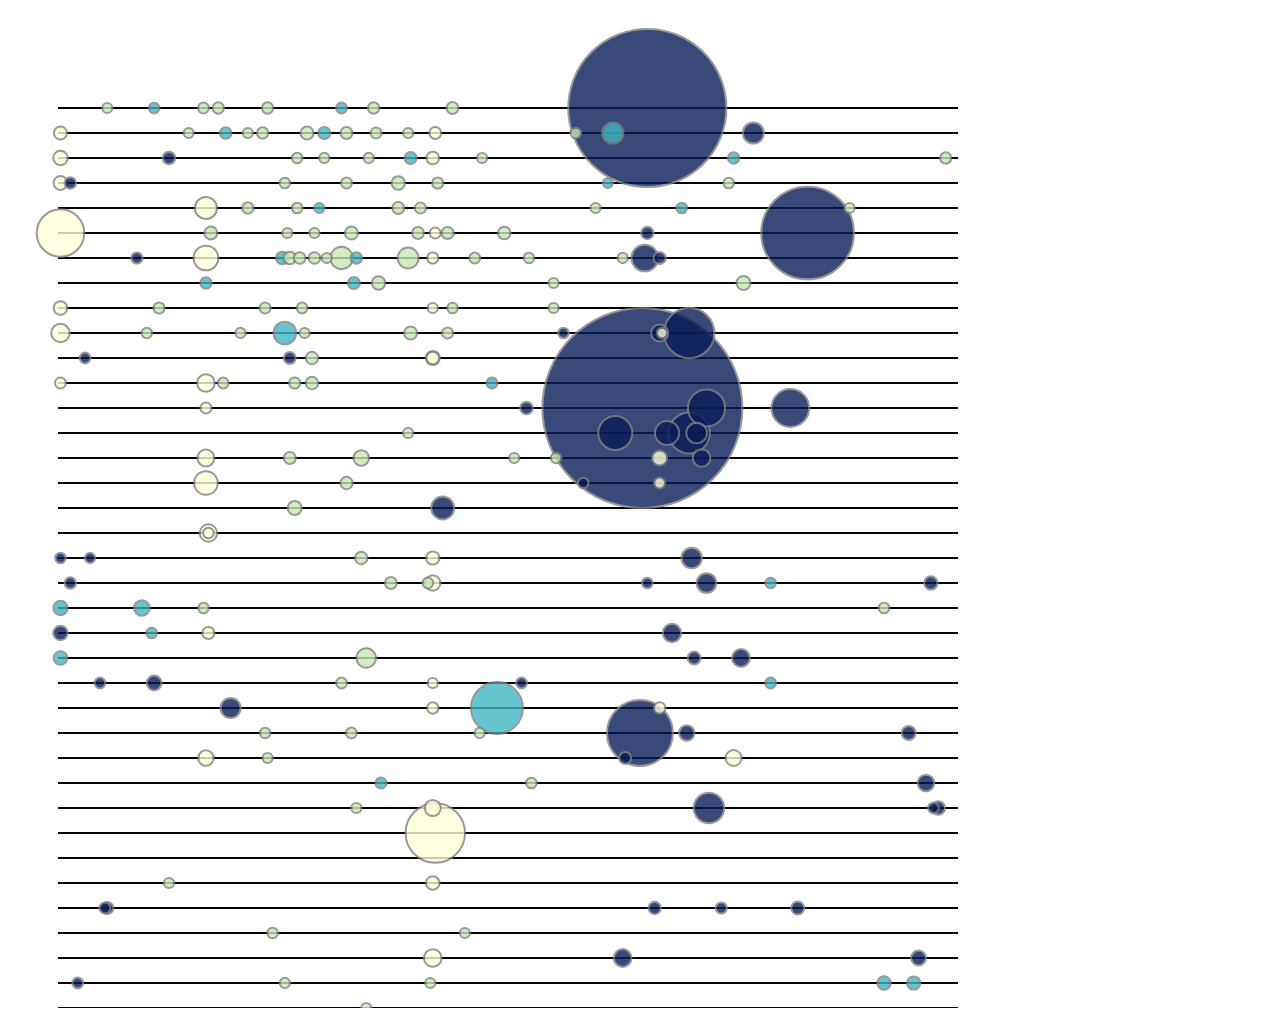
<file: Week 2/Friday WebDev/index.html>
<!DOCTYPE HTML>
<html lang="en">
<head>
    <meta charset="UTF-8">
    <title>Disasters</title>
    
    <!-- The following line references an external css file -->
    <!-- It defines style rules for your page, and elements in your page -->
    <!-- we aren't using one right now.... -->
    <!-- <link href="css/styles.css" rel="stylesheet"> --> 
</head>
<body>
<!--    <h1>Visualization of Natural Disasters, 2017 and 2016</h1>
    <p>Jillian Aurisano</p> -->

    <!-- <button onclick="myFunction()">Click me!!</button> -->
    <svg id="vis" width="1000" height="1000"> </svg>
    
    <!-- Load external JS files -->
    <script src="d3.v6.min.js"></script>

    <!-- This is where you will do most of the 'work' for your applications -->
    <script src="script.js"></script>
</body>
</html>
</file>
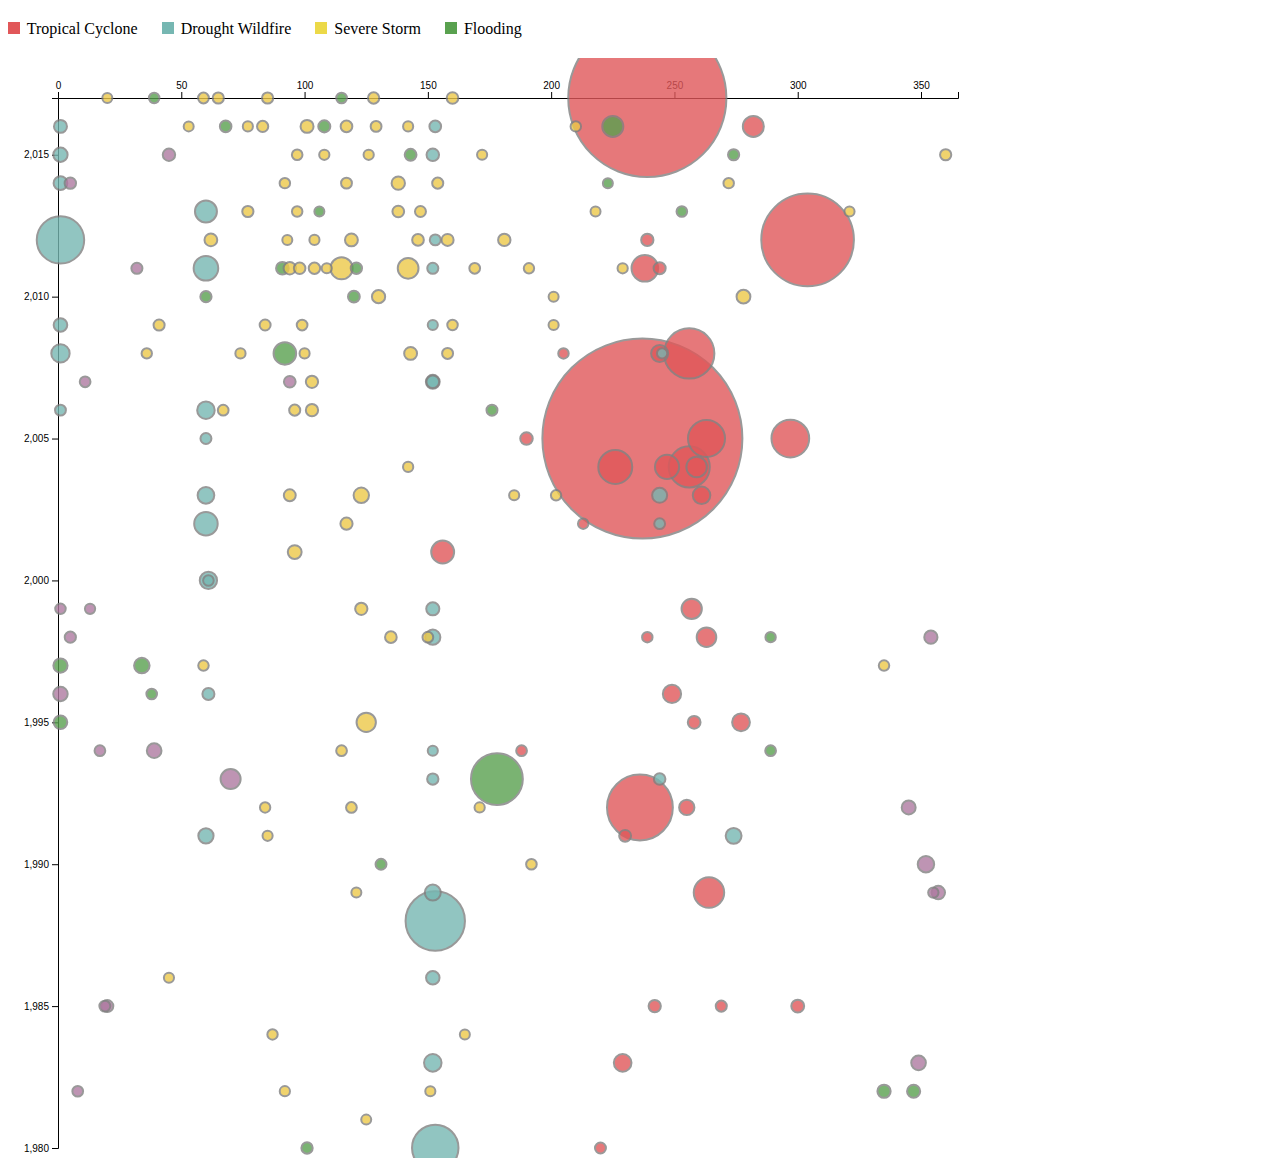
<file: Week 4/Activity8/index.html>
<!DOCTYPE html>
<html>
<head>
    <title>D3 Project Starter Template</title>
    <meta charset="UTF-8">
    <link rel="icon" href="data:;base64,iVBORwOKGO=" />
    <link rel="stylesheet" href="css/style.css">
</head>
<body>    
    <!-- Add HTML content, SVG drawing area, ... -->

    <ul class="legend">
        <li class="legend-btn" category="tropical-cyclone"><span class="legend-symbol"></span> Tropical Cyclone</li>
        <li class="legend-btn" category="drought-wildfire"><span class="legend-symbol"></span> Drought Wildfire</li>
        <li class="legend-btn" category="severe-storm"><span class="legend-symbol"></span> Severe Storm</li>
        <li class="legend-btn" category="flooding"><span class="legend-symbol"></span> Flooding</li>
    </ul>

    <svg id="timeline"></svg>

    <div id="tooltip"></div>


 
    <!-- D3 bundle -->
    <script src="js/d3.v6.min.js"></script>

    <!-- Our JS code - INCLUDING the new files-->
    <script src="js/main.js"></script>
    <script src="js/timelineCircles.js"></script> 


</body>
</html>
</file>
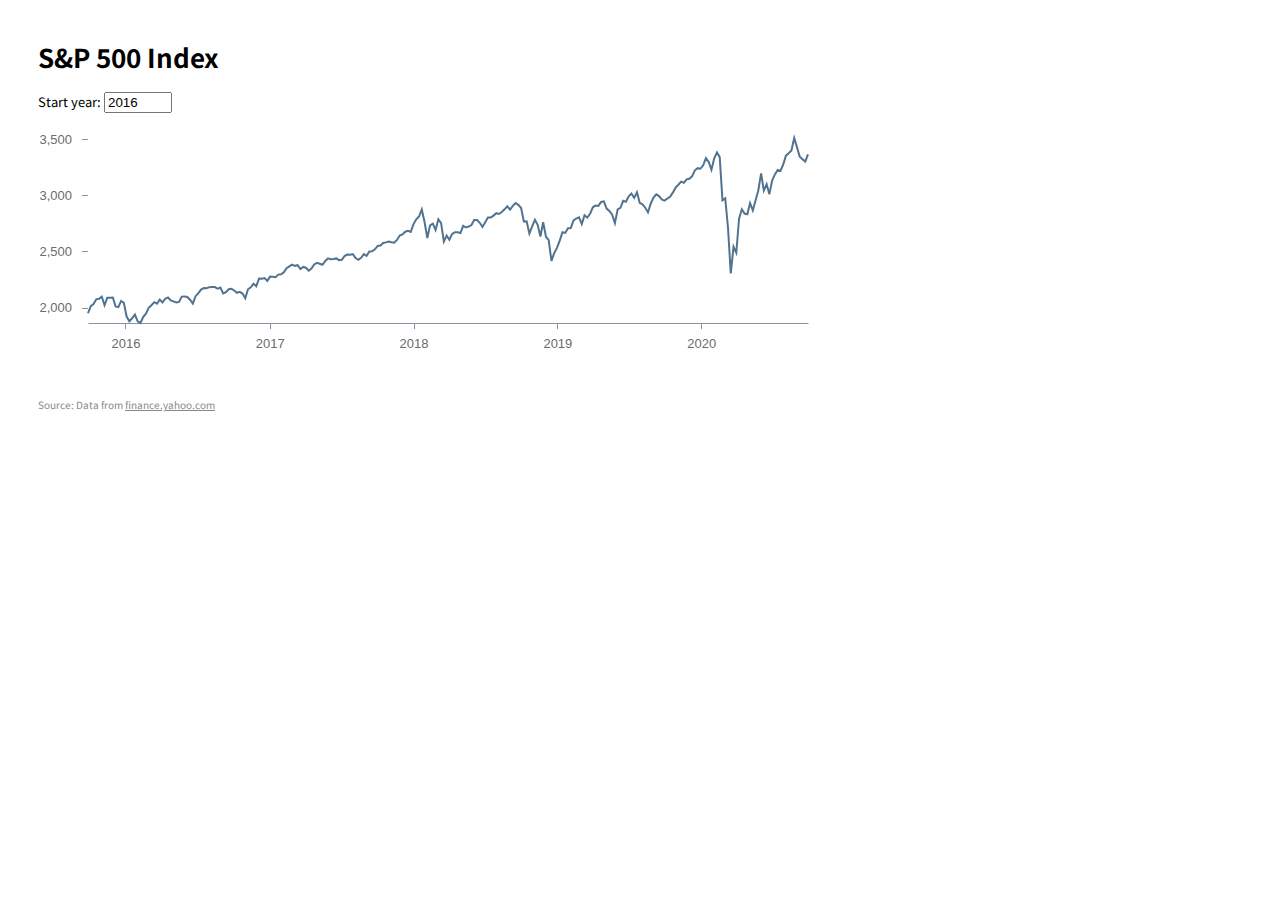
<file: Week 4/Friday Code/d3-interactive-line-chart/d3-interactive-line-chart/index.html>
<!DOCTYPE html>
<html>
<head>
    <title>D3 Interactive Line Chart</title>
    <link rel="icon" href="data:;base64,iVBORwOKGO=" />
    <link rel="stylesheet" href="css/style.css">
    <link href="https://fonts.googleapis.com/css2?family=Noto+Sans+JP:wght@500;700&display=swap" rel="stylesheet">
</head>
<body> 
    <h1>S&P 500 Index</h1>

    <div>
        Start year: <input type="number" value="2016" min="2016" max="2020" id="start-year-input">
    </div>

    <svg id="chart"></svg>

    <div class="source">
        Source: Data from <a href="https://finance.yahoo.com">finance.yahoo.com</a>
    </div>
    
    <script src="js/d3.v6.min.js"></script>
    <script src="js/linechart.js"></script>
    <script src="js/main.js"></script>
</body>
</html>
</file>
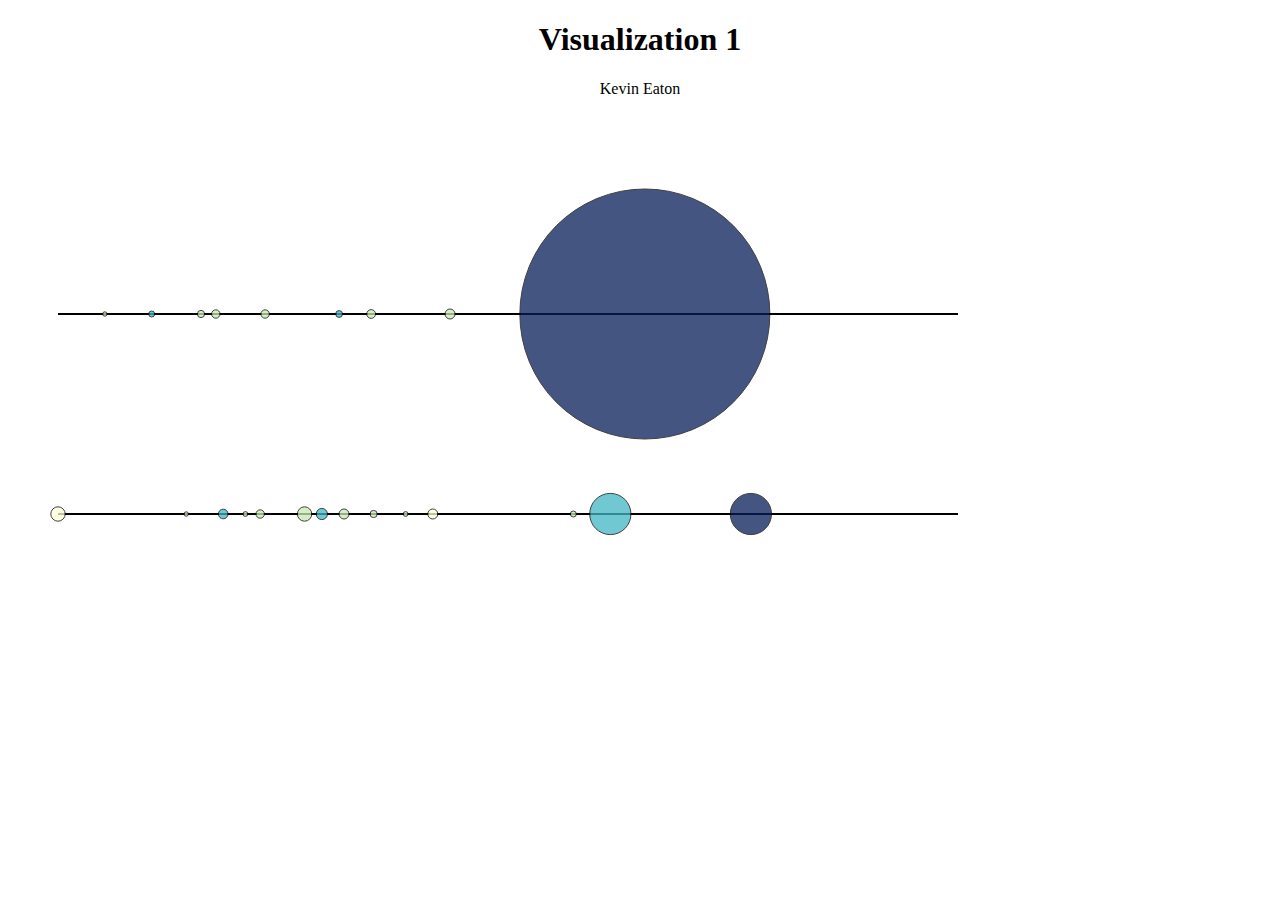
<file: Week 2/Wed WebDev/visualization1.html>
<!DOCTYPE HTML>
<html lang="en">
<head>
    <meta charset="UTF-8">
    <title>Visualization 1</title>
    
    <!-- The following line references an external css file -->
    <!-- It defines style rules for your page, and elements in your page -->
    <link href="styles.css" rel="stylesheet">
</head>
<body>
    <h1 style="text-align: center;">Visualization 1</h1>
    <p style="text-align: center;">Kevin Eaton</p>

    <svg id="svg" height="600" width="1000" >
        <line x1=50 y1=200 x2=950 y2=200 style="stroke:rgb(0, 0, 0);stroke-width:2"/>
        <line x1=50 y1=400 x2=950 y2=400 style="stroke:rgb(0, 0, 0);stroke-width:2"/>

        <!-- Adding circles in statically starting with 2017-->
        <circle class="tropical" cx="636.85" cy="200" r="125"/>
        <circle class="severe" cx="442.05" cy="200" r="5"/>
        <circle class="severe" cx="363.15" cy="200" r="4.4"/>
        <circle class="severe" cx="257.12" cy="200" r="4.2"/>
        <circle class="severe" cx="207.81" cy="200" r="4.2"/>
        <circle class="severe" cx="193.01" cy="200" r="3.6"/>
        <circle class="flooding" cx="331.10" cy="200" r="3.4"/>
        <circle class="flooding" cx="143.70" cy="200" r="3"/>
        <circle class="severe" cx="96.85" cy="200" r="2.2"/>
        
        <!-- Adding circles in statically starting with 2016-->
        <circle class="flooding" cx="602.33" cy="400" r="20.6"/>
        <circle class="tropical" cx="742.88" cy="400" r="20.6"/>
        <circle class="drought" cx="50" cy="400" r="7.2"/>
        <circle class="severe" cx="296.58" cy="400" r="7.2"/>
        <circle class="flooding" cx="313.84" cy="400" r="5.6"/>
        <circle class="drought" cx="424.79" cy="400" r="5"/>
        <circle class="severe" cx="336.03" cy="400" r="5"/>
        <circle class="flooding" cx="215.21" cy="400" r="4.8"/>
        <circle class="severe" cx="252.19" cy="400" r="4.2"/>
        <circle class="severe" cx="365.62" cy="400" r="3.6"/>
        <circle class="severe" cx="565.34" cy="400" r="3"/>
        <circle class="severe" cx="237.40" cy="400" r="2.4"/>
        <circle class="severe" cx="397.67" cy="400" r="2.4"/>
        <circle class="severe" cx="178.22" cy="400" r="2.2"/>
    </svg>

    <!-- Load external JS files -->
    <!-- This is where you will do most of the 'work' for your applications -->
    <script src="main.js"></script>
</body>
</html>
</file>
<file: Week 4/Activity8/css/style.css>
/* Tooltip */
#tooltip {
  position: absolute;
  display: none;
  background: #fff;
  box-shadow: 3px 3px 3px 0px rgb(92 92 92 / 0.5);
  border: 1px solid #ddd;
  font-size: 12px;
  font-weight: 500;
  padding: 8px;
  min-width: 160px;
  color: #333;
}
.tooltip-title {
  color: #000;
  font-size: 14px;
  font-weight: 600;
}
#tooltip ul {
  margin: 5px 0 0 0;
  padding-left: 20px;
}

/* Legend */
.legend {
  margin: 20px 0;
  list-style: none;
  padding: 0;
}
.legend-btn {
  display: inline-block;
  margin: 0 20px 0 0;
  cursor: pointer;
  transition: all ease-in-out 200ms;
}
.legend-btn:hover.legend-btn.inactive:hover  {
  /*opacity: 1.0;*/
}
.legend-btn.inactive {
  opacity: 0.3;
}
.legend-symbol {
  width: 12px;
  height: 12px;
  margin-right: 3px;
  display: inline-block;
}
.legend-btn[category="tropical-cyclone"] .legend-symbol {
  background: #E15759;
}
.legend-btn[category="drought-wildfire"] .legend-symbol {
  background: #76B7B2;
}
.legend-btn[category="severe-storm"] .legend-symbol {
  background: #ECD948;
}
.legend-btn[category="flooding"] .legend-symbol {
  background: #59A14F;
}
</file>
<file: Week 4/Friday Code/d3-interactive-line-chart/d3-interactive-line-chart/css/style.css>
body {
  font-family: 'Noto Sans JP', sans-serif;
  font-size: 13px;
  padding: 30px;
}

h1 {
  margin-top: 0;
}

#start-year-input {
  width: 60px;
}

.source {
  margin-top: 40px;
  font-size: 10px;
  color: #888;
}
.source a {
  color: #888;
}

/* Tooltip */
.tooltip circle {
  fill: none;
  stroke: #78bd39;
}
.tooltip text {
  fill: #78bd39;
}


/* Axes */
.axis line {
  fill: none;
  stroke: #8693a0;
  shape-rendering: crispEdges;
}
.axis text {
  font-size: 13px;
  fill: #6b6b6b;
}
.axis-title {
  font-size: 13px;
  fill: #888;
}
.x-axis .domain {
  stroke: #8693a0;
}
.y-axis .domain {
  display: none;
}

.chart-area {
  fill: #e9eff5;
}
.chart-line {
  fill: none;
  stroke: #517390;
  stroke-width: 2px;
}
</file>
<file: Week 2/Wed WebDev/styles.css>
.tropical {
    stroke: black;
    fill:  #081d58;
    opacity: 75%;
}

.drought {
    stroke: black;
    fill:  	#ffffd9;
    opacity: 75%;
}

.flooding {
    stroke: black;
    fill:  	#41b6c4;
    opacity: 75%;
}

.severe {
    stroke: black;
    fill:  	#c7e9b4;
    opacity: 75%;
}

.winter {
    stroke: black;
    fill:  	 	#ccc;
    opacity: 75%;
}
</file>
